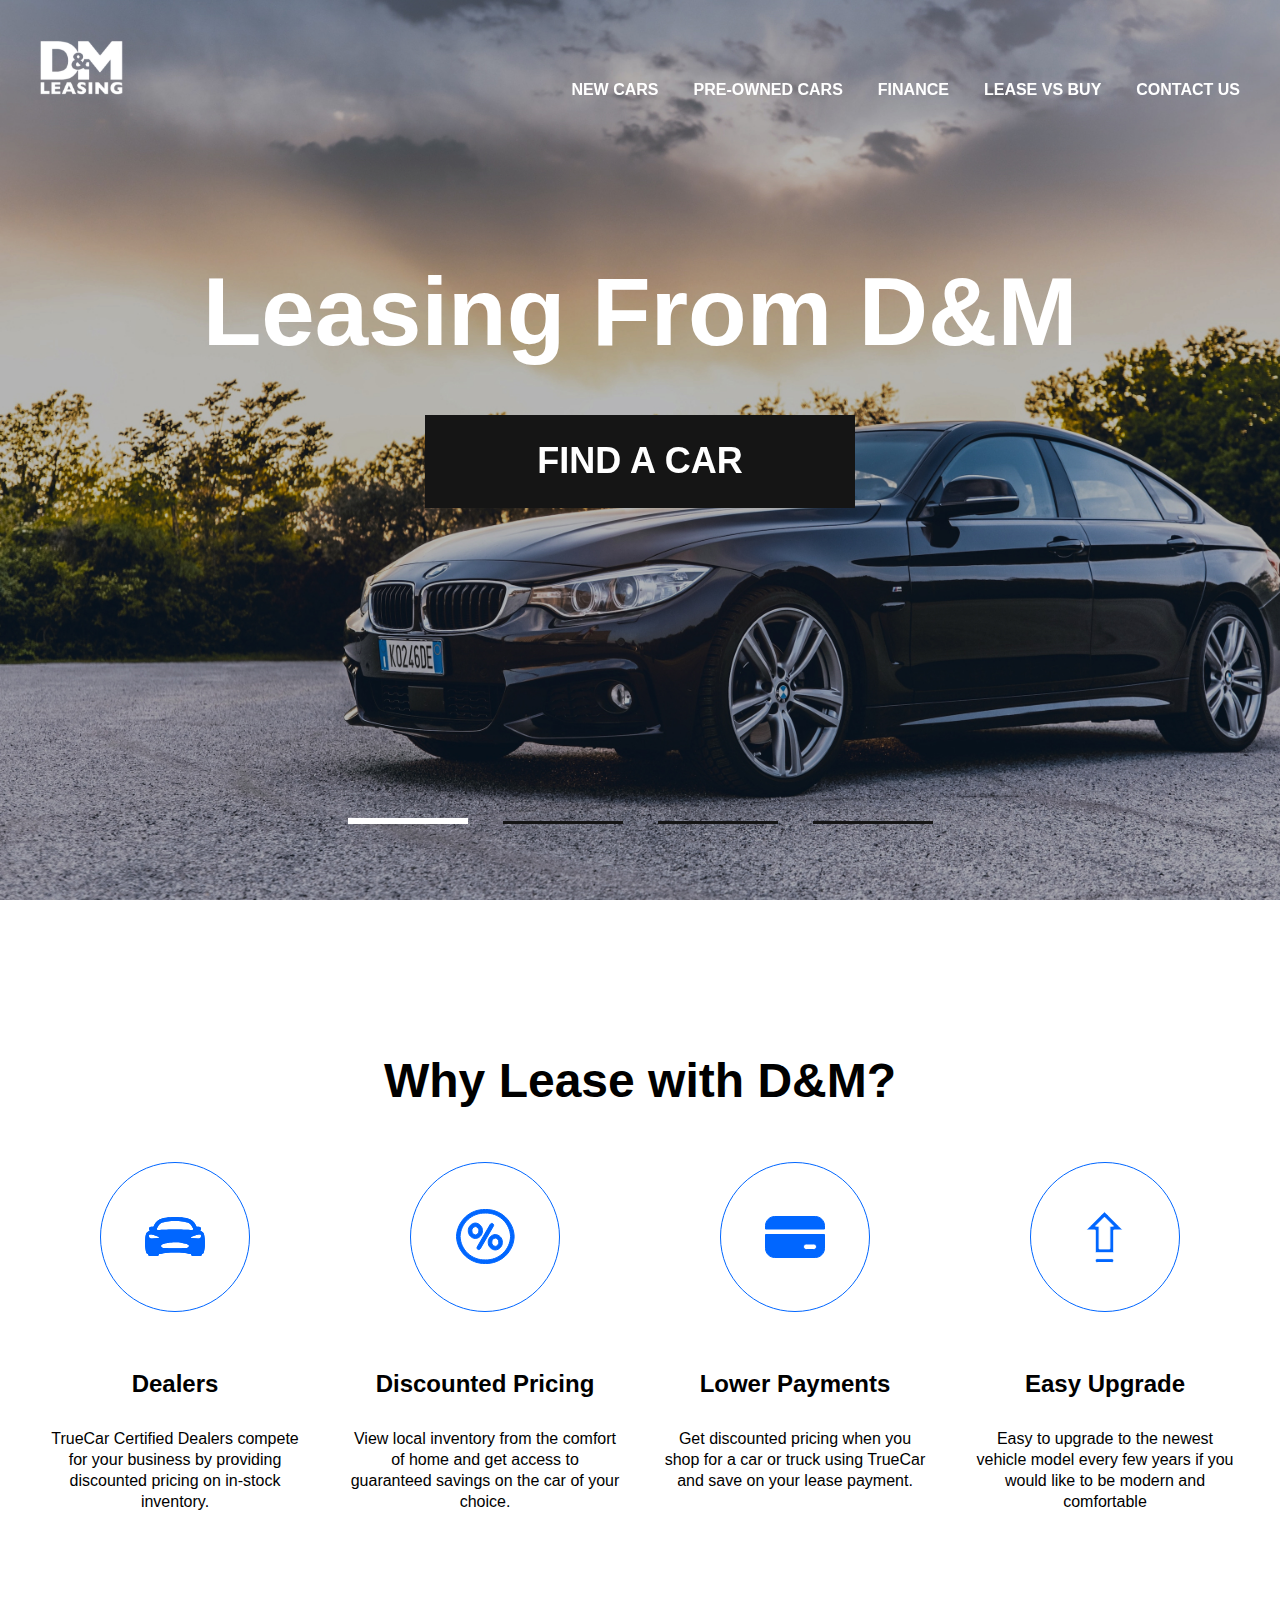
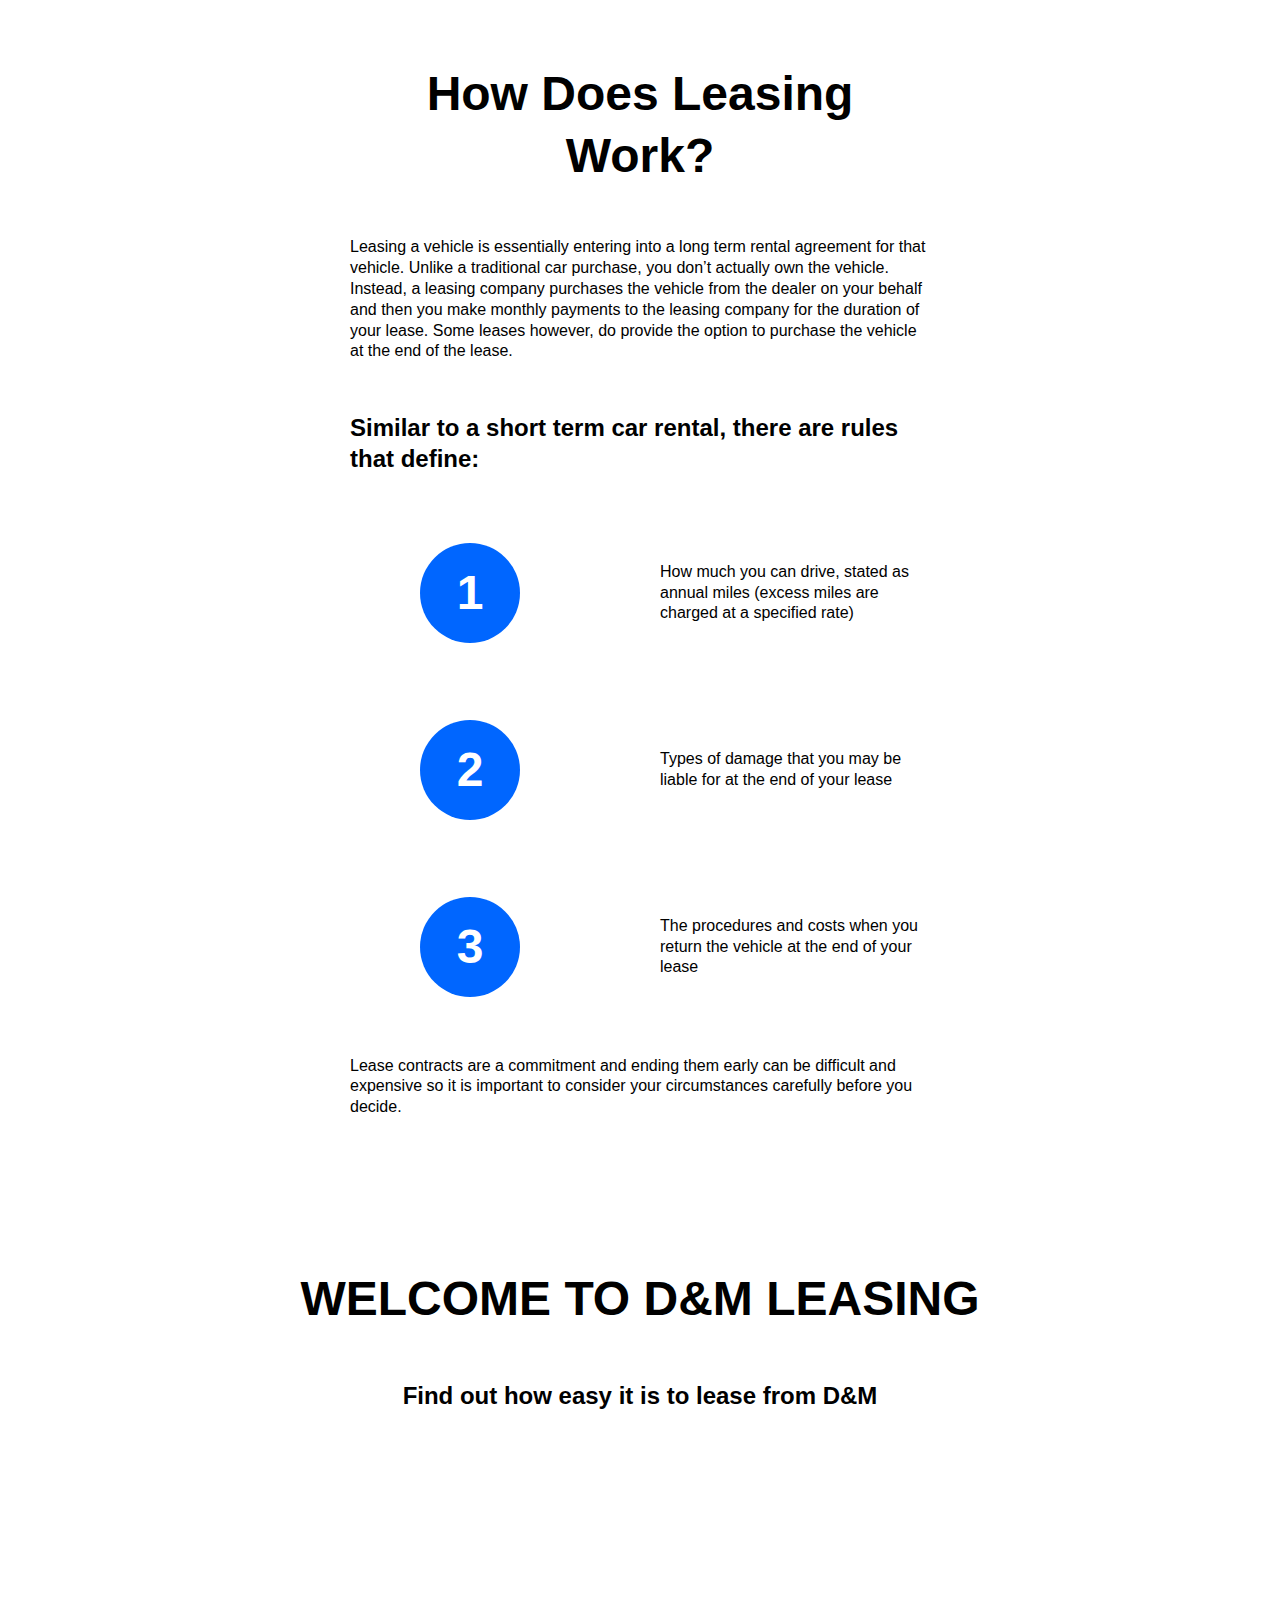
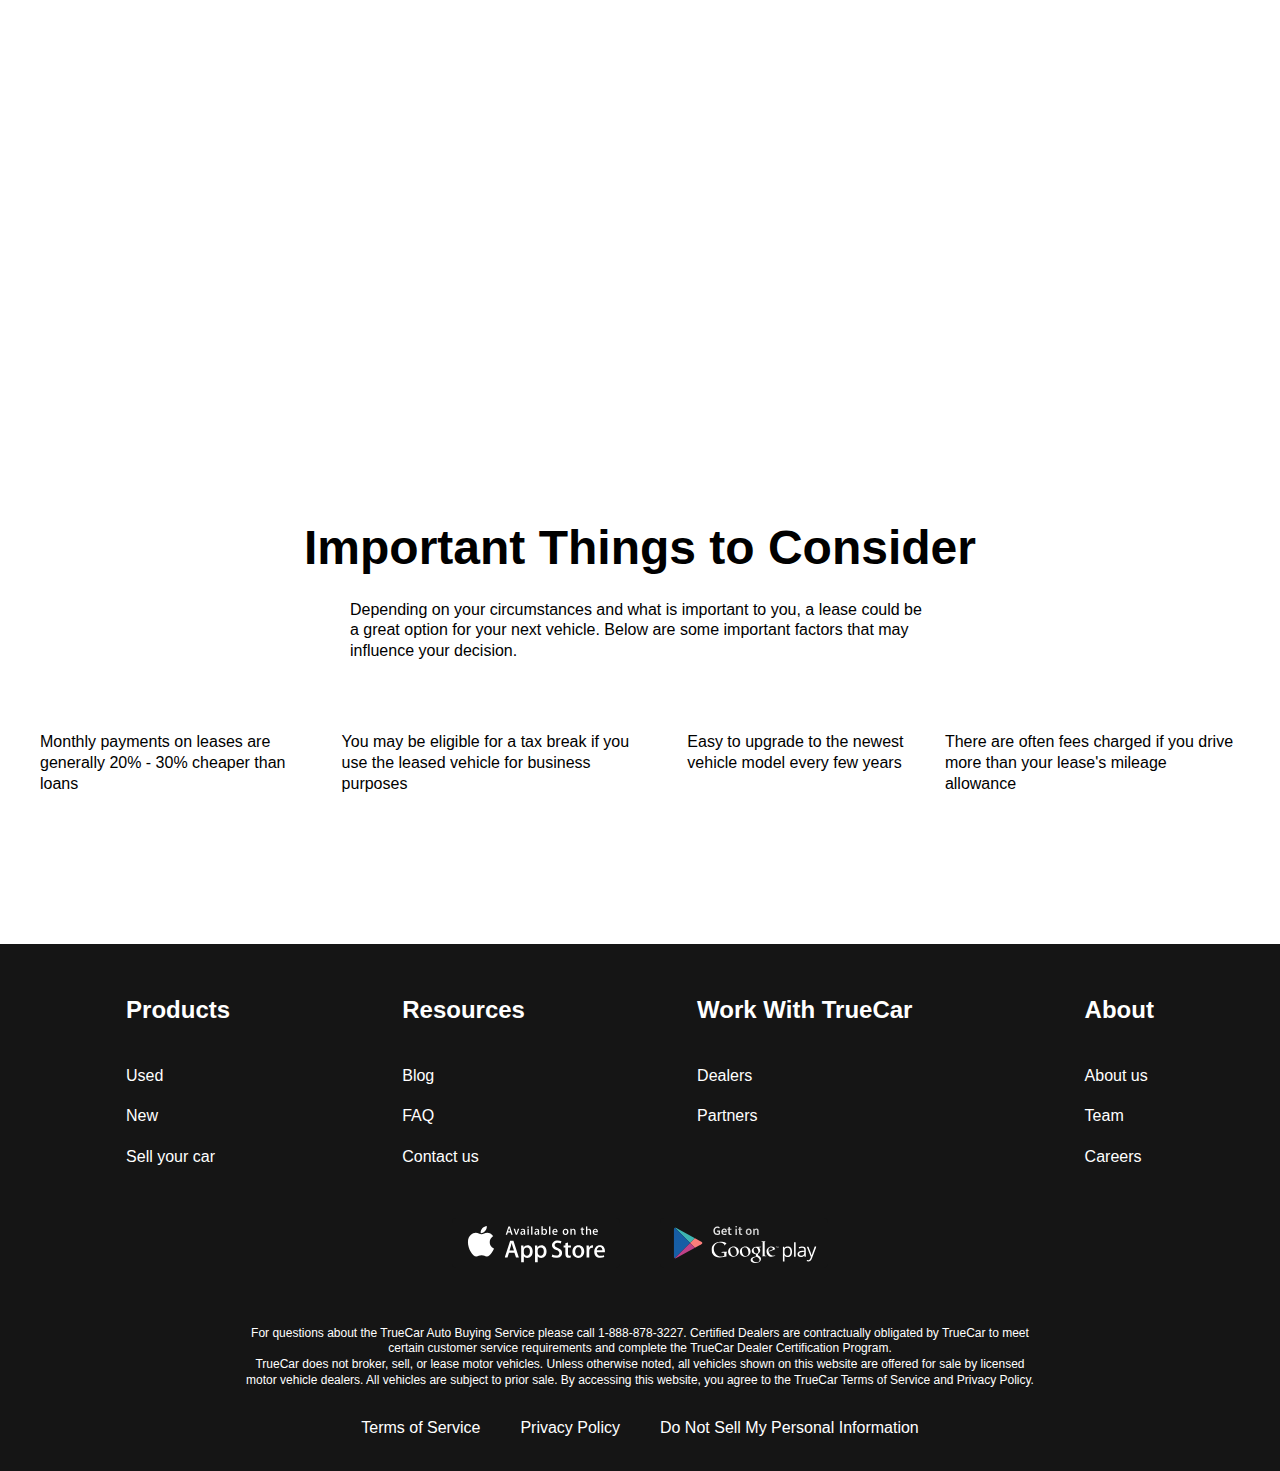
<file: index.html>
<!DOCTYPE html>
<html lang="en">

<head>
  <meta charset="UTF-8">
  <meta name="viewport" content="width=device-width, initial-scale=1.0">
  <title>Document</title>
  <link rel="stylesheet" href="vendors/swiper-bundle.min.css" />
  <link rel="stylesheet" href="style-min.css">

</head>

<body>
  <div class="wrapper">
    <header class="header header-main">
      <div class="container">
        <div class="header__inner">
          <a href="#" class="logo">
            <img src="assets/svg/logo.svg" alt="logo" class="logo__img">
          </a>
          <button class="burger-btn">
            <div></div>
            <div></div>
            <div></div>
          </button>
          <nav class="menu">
            <ul class="menu__list">
              <li class="menu__list-item">
                <a href="new-cars.html" class="menu__list-link">New cars</a>
              </li>
              <li class="menu__list-item">
                <a href="#" class="menu__list-link">Pre-owned cars</a>
              </li>
              <li class="menu__list-item">
                <a href="#" class="menu__list-link">Finance</a>
              </li>
              <li class="menu__list-item">
                <a href="#" class="menu__list-link">Lease VS buy</a>
              </li>
              <li class="menu__list-item">
                <a href="contacts.html" class="menu__list-link">Contact us</a>
              </li>
            </ul>
          </nav>
        </div>
      </div>
    </header>
    <main class="main">
      <section class="hero">
        <div class="container">
          <h1 class="title">
            Leasing From D&M
          </h1>
          <a href="new-cars.html" class="hero__link">
            FIND A CAR
          </a>
        </div>
      </section>
      <div class="slider">
        <div class="swiper">
          <div class="swiper-wrapper">
            <!-- Slides -->
            <div class="swiper-slide"
              style="background-image: image-set(url(assets/images/slide-1.jpg) type('image/jpeg'), url(assets/images/avif/slide-1.avif) type('image/avif'), url(assets/images/webp/slide-1.webp) type('image/webp'))">
            </div>
            <div class="swiper-slide"
              style="background-image: image-set(url(assets/images/slide-2.jpg) type('image/jpeg'), url(assets/images/avif/slide-2.avif) type('image/avif'), url(assets/images/webp/slide-2.webp) type('image/webp'))">
            </div>
            <div class="swiper-slide"
              style="background-image: image-set(url(assets/images/slide-1.jpg) type('image/jpeg'), url(assets/images/avif/slide-1.avif) type('image/avif'), url(assets/images/webp/slide-1.webp) type('image/webp'))">
            </div>
            <div class="swiper-slide"
              style="background-image: image-set(url(assets/images/slide-2.jpg) type('image/jpeg'), url(assets/images/avif/slide-2.avif) type('image/avif'), url(assets/images/webp/slide-2.webp) type('image/webp'))">
            </div>
            ...
          </div>
          <!-- If we need pagination -->
          <div class="swiper-pagination"></div>
        </div>
      </div>
      <section class="why-lease">
        <div class="container">
          <h2 class="section-title">
            Why Lease with D&M?
          </h2>
          <ul class="why-lease__list">

            <li class="why-lease__item">
              <img src="assets/svg/whylease-1.svg" alt="" class="why-lease__item-img">
              <h3 class="why-lease__item-title">Dealers</h3>
              <p class="why-lease__item-text">
                TrueCar Certified Dealers compete for your business by providing discounted pricing on in-stock
                inventory.
              </p>
            </li>
            <li class="why-lease__item">
              <img src="assets/svg/whylease-2.svg" alt="" class="why-lease__item-img">
              <h3 class="why-lease__item-title">Discounted Pricing</h3>
              <p class="why-lease__item-text">
                View local inventory from the comfort of home and get access to guaranteed savings on the car of your
                choice.
              </p>
            </li>
            <li class="why-lease__item">
              <img src="assets/svg/whylease-3.svg" alt="" class="why-lease__item-img">
              <h3 class="why-lease__item-title">Lower Payments</h3>
              <p class="why-lease__item-text">
                Get discounted pricing when you shop for a car or truck using TrueCar and save on your lease payment.
              </p>
            </li>
            <li class="why-lease__item">
              <img src="assets/svg/whylease-4.svg" alt="" class="why-lease__item-img">
              <h3 class="why-lease__item-title">Easy Upgrade</h3>
              <p class="why-lease__item-text">
                Easy to upgrade to the newest vehicle model every few years if you would like to be modern and
                comfortable
              </p>
            </li>

          </ul>
        </div>
      </section>
      <section class="how-does">
        <div class="container">
          <div class="how-does__inner">
            <h2 class="section-title">
              How Does Leasing Work?
            </h2>

            <p class="how-does__text">
              Leasing a vehicle is essentially entering into a long term rental agreement for that vehicle. Unlike a
              traditional car purchase, you don’t actually own the vehicle. Instead, a leasing company purchases the
              vehicle from the dealer on your behalf and then you make monthly payments to the leasing company for the
              duration of your lease. Some leases however, do provide the option to purchase the vehicle at the end of
              the lease.
            </p>

            <h3 class="how-does__subtitle">
              Similar to a short term car rental, there are rules that define:
            </h3>

            <ol class="how-does__list">
              <li class="how-does__item">
                How much you can drive, stated as annual miles (excess miles are charged at a
                specified rate)
              </li>
              <li class="how-does__item">
                Types of damage that you may be liable for at the end of your lease
              </li>
              <li class="how-does__item">
                The procedures and costs when you return the vehicle at the end of your lease
              </li>
            </ol>

            <p class="how-does__text">
              Lease contracts are a commitment and ending them early can be difficult and expensive so it is important
              to consider your circumstances carefully before you decide.
            </p>
          </div>
        </div>
      </section>
      <section class="manual-video">
        <div class="container">
          <h2 class="section-title">
            WELCOME TO D&M LEASING
          </h2>
          <h3 class="manual__subtitle">
            Find out how easy it is to lease from D&M
          </h3>
          <div class="manual__video">
            <iframe width="1000" height="500" src="https://www.youtube.com/embed/npg0AP4r5_E?si=DRmCdVlSsEgCJS-_"
              title="YouTube video player" frameborder="0"
              allow="accelerometer; autoplay; clipboard-write; encrypted-media; gyroscope; picture-in-picture; web-share"
              referrerpolicy="strict-origin-when-cross-origin" allowfullscreen></iframe>
          </div>
        </div>
      </section>
      <section class="important">
        <div class="container">
          <h2 class="section-title important__title">
            Important Things to Consider
          </h2>
          <p class="important__text">
            Depending on your circumstances and what is important to you, a lease could be a great option for your next
            vehicle. Below are some important factors that may influence your decision.
          </p>
          <ul class="important__list">
            <li class="important__list-item">
              <picture>
                <source srcset="assets/images/avif/important-1.avif" type="image/avif">
                <source srcset="assets/images/webp/important-1.webp" type="image/webp">
                <img src="assets/images/important-1.jpg" alt="car" class="important__list-img" loading="lazy">
              </picture>
              <p class="important__list-text">
                Monthly payments on leases are generally 20% - 30% cheaper than loans
              </p>
            </li>
            <li class="important__list-item">
              <picture>
                <source srcset="assets/images/avif/important-2.avif" type="image/avif">
                <source srcset="assets/images/webp/important-2.webp" type="image/webp">
                <img src="assets/images/important-2.jpg" alt="car" class="important__list-img" loading="lazy">
              </picture>
              <p class="important__list-text">
                You may be eligible for a tax break if you use the leased vehicle for business purposes
              </p>
            </li>
            <li class="important__list-item">
              <picture>
                <source srcset="assets/images/avif/important-3.avif" type="image/avif">
                <source srcset="assets/images/webp/important-3.webp" type="image/webp">
                <img src="assets/images/important-3.jpg" alt="car" class="important__list-img" loading="lazy">
              </picture>
              <p class="important__list-text">
                Easy to upgrade to the newest vehicle model every few years
              </p>
            </li>
            <li class="important__list-item">
              <picture>
                <source srcset="assets/images/avif/important-4.avif" type="image/avif">
                <source srcset="assets/images/webp/important-4.webp" type="image/webp">
                <img src="assets/images/important-4.jpg" alt="car" class="important__list-img" loading="lazy">
              </picture>
              <p class="important__list-text">
                There are often fees charged if you drive more than your lease's mileage allowance
              </p>
            </li>
          </ul>
        </div>
      </section>
    </main>
    <footer class="footer">
      <div class="container">
        <nav class="footer__menu">
          <ul class="footer__menu-list">
            <li class="footer__menu-item">
              <h3 class="footer__menu-title">Products</h3>
            </li>
            <li class="footer__menu-item"><a href="#" class="footer__menu-link">Used</a></li>
            <li class="footer__menu-item"><a href="#" class="footer__menu-link">New</a></li>
            <li class="footer__menu-item"><a href="#" class="footer__menu-link">Sell your car</a></li>
          </ul>
          <ul class="footer__menu-list">
            <li class="footer__menu-item">
              <h3 class="footer__menu-title">Resources</h3>
            </li>
            <li class="footer__menu-item"><a href="#" class="footer__menu-link">Blog</a></li>
            <li class="footer__menu-item"><a href="#" class="footer__menu-link">FAQ</a></li>
            <li class="footer__menu-item"><a href="#" class="footer__menu-link">Contact us</a></li>
          </ul>
          <ul class="footer__menu-list">
            <li class="footer__menu-item">
              <h3 class="footer__menu-title">Work With TrueCar</h3>
            </li>
            <li class="footer__menu-item"><a href="#" class="footer__menu-link">Dealers</a></li>
            <li class="footer__menu-item"><a href="#" class="footer__menu-link">Partners</a></li>
          </ul>
          <ul class="footer__menu-list">
            <li class="footer__menu-item">
              <h3 class="footer__menu-title">About</h3>
            </li>
            <li class="footer__menu-item"><a href="#" class="footer__menu-link">About us</a></li>
            <li class="footer__menu-item"><a href="#" class="footer__menu-link">Team</a></li>
            <li class="footer__menu-item"><a href="#" class="footer__menu-link">Careers</a></li>
          </ul>
        </nav>

        <ul class="app">
          <li class="app__item">
            <a href="" class="app__item-link">
              <img src="assets/svg/appstore.svg" alt="appstore" class="app__item-img">
            </a>
          </li>
          <li class="app__item">
            <a href="" class="app__item-link">
              <img src="assets/svg/googleplay.svg" alt="google play" class="app__item-img">
            </a>
          </li>
        </ul>

        <div class="footer__copyrights">
          <p class="footer__copyrights-text">
            For questions about the TrueCar Auto Buying Service please call 1-888-878-3227.
            Certified Dealers are contractually obligated by TrueCar to meet certain customer service requirements and
            complete the TrueCar Dealer Certification Program.
          </p>
          <p class="footer__copyrights-text">
            TrueCar does not broker, sell, or lease motor vehicles. Unless otherwise noted, all vehicles shown on this
            website are offered for sale by licensed motor vehicle dealers. All vehicles are subject to prior sale. By
            accessing this website, you agree to the TrueCar Terms of Service and Privacy Policy.
          </p>
        </div>

        <nav class="copy__nav">
          <ul class="copy__nav-list">
            <li class="copy__nav-item">
              <a href="#" class="copy__nav-link">Terms of Service</a>
            </li>
            <li class="copy__nav-item">
              <a href="#" class="copy__nav-link">Privacy Policy</a>
            </li>
            <li class="copy__nav-item">
              <a href="#" class="copy__nav-link">Do Not Sell My Personal Information</a>
            </li>
          </ul>
        </nav>

      </div>
    </footer>
  </div>

  <script src="vendors/swiper-bundle.min.js"></script>
  <script src="js/main-min.js"></script>
</body>

</html>
</file>
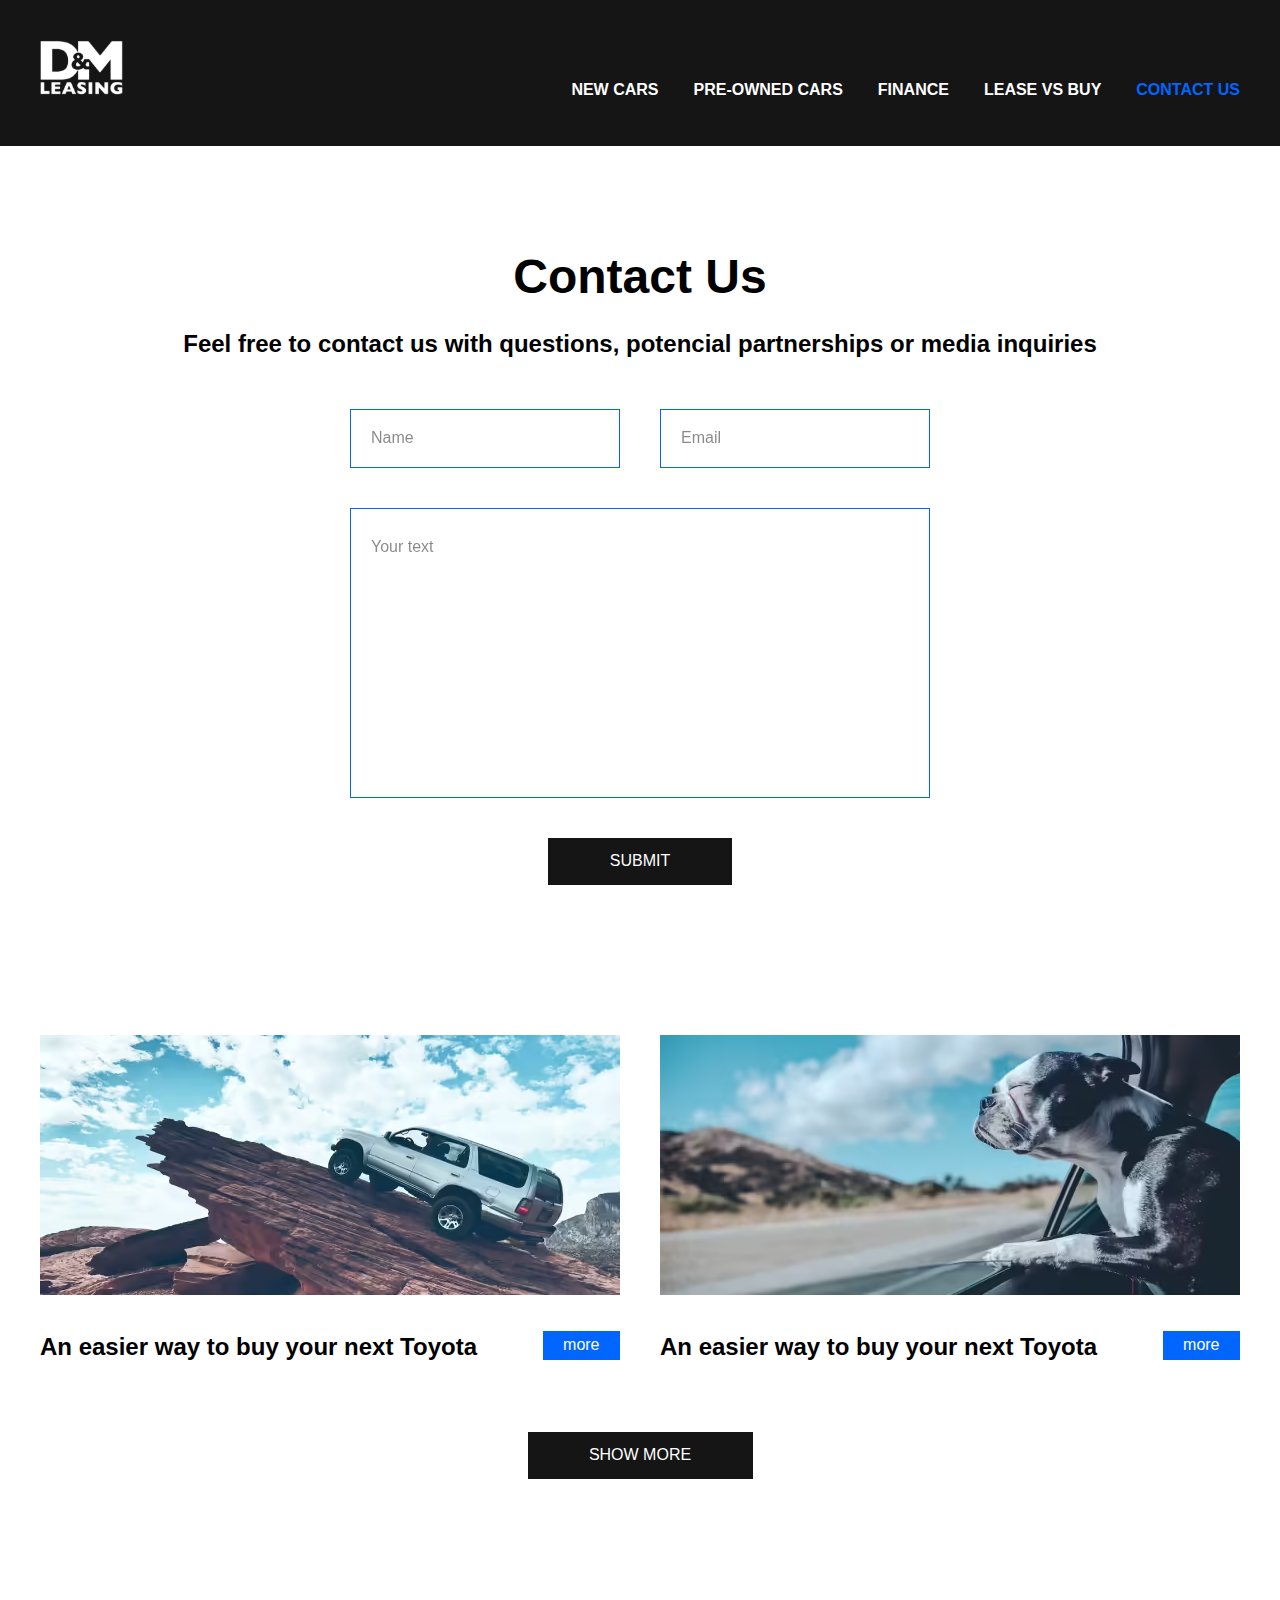
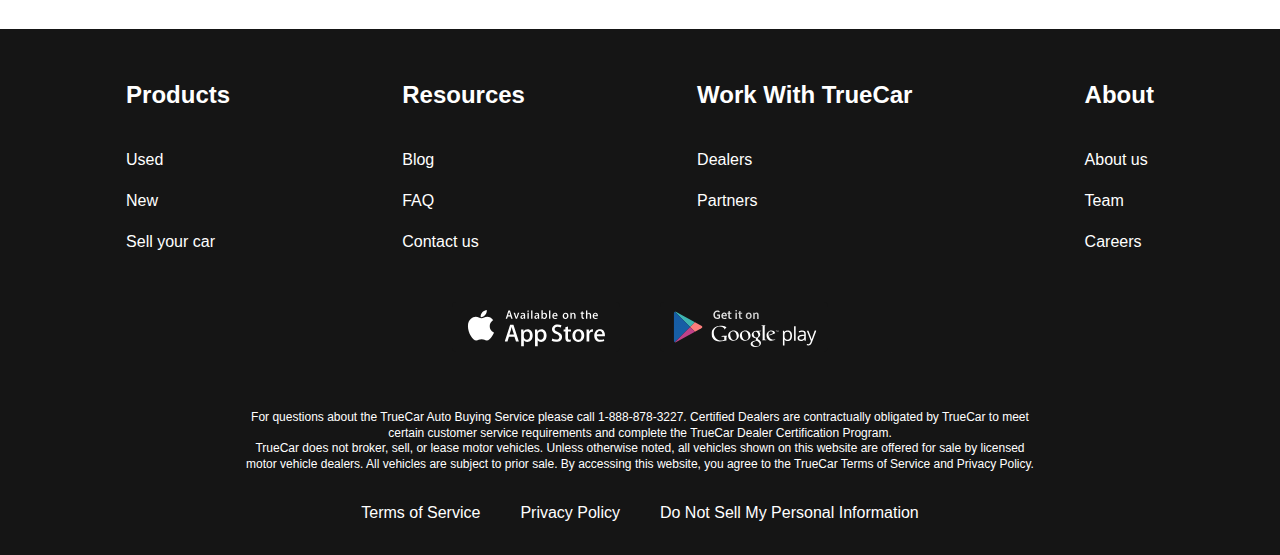
<file: contacts.html>
<!DOCTYPE html>
<html lang="en">

<head>
  <meta charset="UTF-8">
  <meta name="viewport" content="width=device-width, initial-scale=1.0">
  <title>Document</title>
  <link rel="stylesheet" href="style-min.css">
</head>

<body>
  <div class="wrapper">
    <header class="header">
      <div class="container">
        <div class="header__inner">
          <a href="index.html" class="logo">
            <img src="assets/svg/logo.svg" alt="logo" class="logo__img">
          </a>
          <button class="burger-btn">
            <div></div>
            <div></div>
            <div></div>
          </button>
          <nav class="menu">
            <ul class="menu__list">
              <li class="menu__list-item">
                <a href="new-cars.html" class="menu__list-link">New cars</a>
              </li>
              <li class="menu__list-item">
                <a href="#" class="menu__list-link">Pre-owned cars</a>
              </li>
              <li class="menu__list-item">
                <a href="#" class="menu__list-link">Finance</a>
              </li>
              <li class="menu__list-item">
                <a href="#" class="menu__list-link">Lease VS buy</a>
              </li>
              <li class="menu__list-item">
                <a href="contacts.html" class="menu__list-link menu__list-link--active">Contact us</a>
              </li>
            </ul>
          </nav>
        </div>
      </div>
    </header>
    <main class="main">
      <section class="contact">
        <h2 class="section-title contact__title">Contact Us</h2>
        <h3 class="contact__subtitle">
          Feel free to contact us with questions, potencial partnerships or media inquiries
        </h3>
        <form action="#" class="form">
          <input type="text" class="form__input" placeholder="Name">
          <input type="email" class="form__input" placeholder="Email">
          <textarea class="form__textarea" placeholder="Your text"></textarea>
          <button class="form__btn" type="submit">SUBMIT</button>
        </form>
      </section>
      <section class="blog">
        <div class="container">
          <div class="blog__inner">
            <ul class="blog__list">
              <li class="blog__item">
                <picture>
                  <source srcset="assets/images/avif/blog-1.avif" type="image/avif">
                  <source srcset="assets/images/webp/blog-1.webp" type="image/webp">
                  <img src="assets/images/blog-1.jpg" alt="" class="blog__item-img" loading="lazy">
                </picture>
                <h4 class="blog__item-title">An easier way to buy your next Toyota</h4>
                <a class="blog__item-link">more</a>
              </li>
              <li class="blog__item">
                <picture>
                  <source srcset="assets/images/avif/blog-2.avif" type="image/avif">
                  <source srcset="assets/images/webp/blog-2.webp" type="image/webp">
                  <img src="assets/images/blog-2.jpg" alt="" class="blog__item-img" loading="lazy">
                </picture>
                <h4 class="blog__item-title">An easier way to buy your next Toyota</h4>
                <a class="blog__item-link">more</a>
              </li>
            </ul>
            <a class="showmore-link" href="#">Show more</a>
          </div>
        </div>

      </section>
    </main>
    <footer class="footer">
      <div class="container">
        <nav class="footer__menu">
          <ul class="footer__menu-list">
            <li class="footer__menu-item">
              <h3 class="footer__menu-title">Products</h3>
            </li>
            <li class="footer__menu-item"><a href="#" class="footer__menu-link">Used</a></li>
            <li class="footer__menu-item"><a href="#" class="footer__menu-link">New</a></li>
            <li class="footer__menu-item"><a href="#" class="footer__menu-link">Sell your car</a></li>
          </ul>
          <ul class="footer__menu-list">
            <li class="footer__menu-item">
              <h3 class="footer__menu-title">Resources</h3>
            </li>
            <li class="footer__menu-item"><a href="#" class="footer__menu-link">Blog</a></li>
            <li class="footer__menu-item"><a href="#" class="footer__menu-link">FAQ</a></li>
            <li class="footer__menu-item"><a href="#" class="footer__menu-link">Contact us</a></li>
          </ul>
          <ul class="footer__menu-list">
            <li class="footer__menu-item">
              <h3 class="footer__menu-title">Work With TrueCar</h3>
            </li>
            <li class="footer__menu-item"><a href="#" class="footer__menu-link">Dealers</a></li>
            <li class="footer__menu-item"><a href="#" class="footer__menu-link">Partners</a></li>
          </ul>
          <ul class="footer__menu-list">
            <li class="footer__menu-item">
              <h3 class="footer__menu-title">About</h3>
            </li>
            <li class="footer__menu-item"><a href="#" class="footer__menu-link">About us</a></li>
            <li class="footer__menu-item"><a href="#" class="footer__menu-link">Team</a></li>
            <li class="footer__menu-item"><a href="#" class="footer__menu-link">Careers</a></li>
          </ul>
        </nav>

        <ul class="app">
          <li class="app__item">
            <a href="" class="app__item-link">
              <img src="assets/svg/appstore.svg" alt="appstore" class="app__item-img">
            </a>
          </li>
          <li class="app__item">
            <a href="" class="app__item-link">
              <img src="assets/svg/googleplay.svg" alt="google play" class="app__item-img">
            </a>
          </li>
        </ul>

        <div class="footer__copyrights">
          <p class="footer__copyrights-text">
            For questions about the TrueCar Auto Buying Service please call 1-888-878-3227.
            Certified Dealers are contractually obligated by TrueCar to meet certain customer service requirements and
            complete the TrueCar Dealer Certification Program.
          </p>
          <p class="footer__copyrights-text">
            TrueCar does not broker, sell, or lease motor vehicles. Unless otherwise noted, all vehicles shown on this
            website are offered for sale by licensed motor vehicle dealers. All vehicles are subject to prior sale. By
            accessing this website, you agree to the TrueCar Terms of Service and Privacy Policy.
          </p>
        </div>

        <nav class="copy__nav">
          <ul class="copy__nav-list">
            <li class="copy__nav-item">
              <a href="#" class="copy__nav-link">Terms of Service</a>
            </li>
            <li class="copy__nav-item">
              <a href="#" class="copy__nav-link">Privacy Policy</a>
            </li>
            <li class="copy__nav-item">
              <a href="#" class="copy__nav-link">Do Not Sell My Personal Information</a>
            </li>
          </ul>
        </nav>

      </div>
    </footer>
  </div>
  <script src="js/main-min.js"> </script>
</body>

</html>
</file>
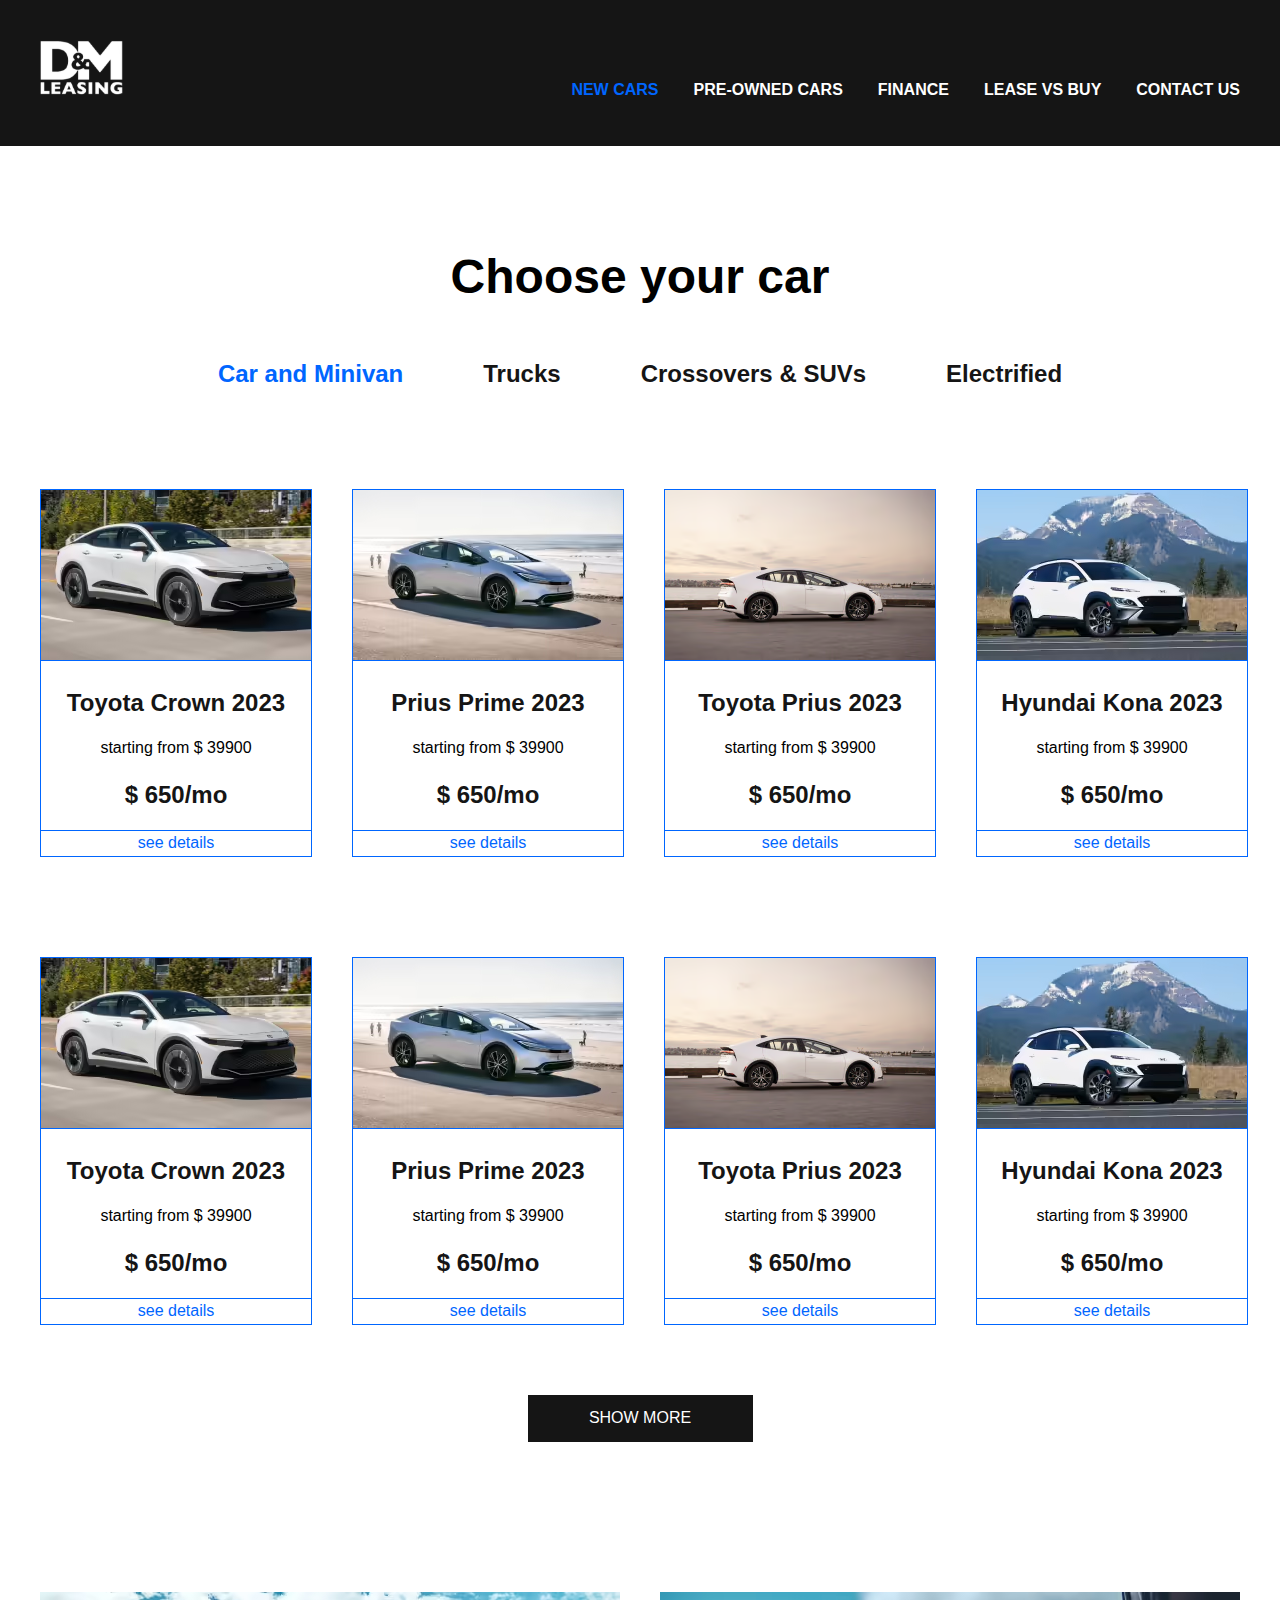
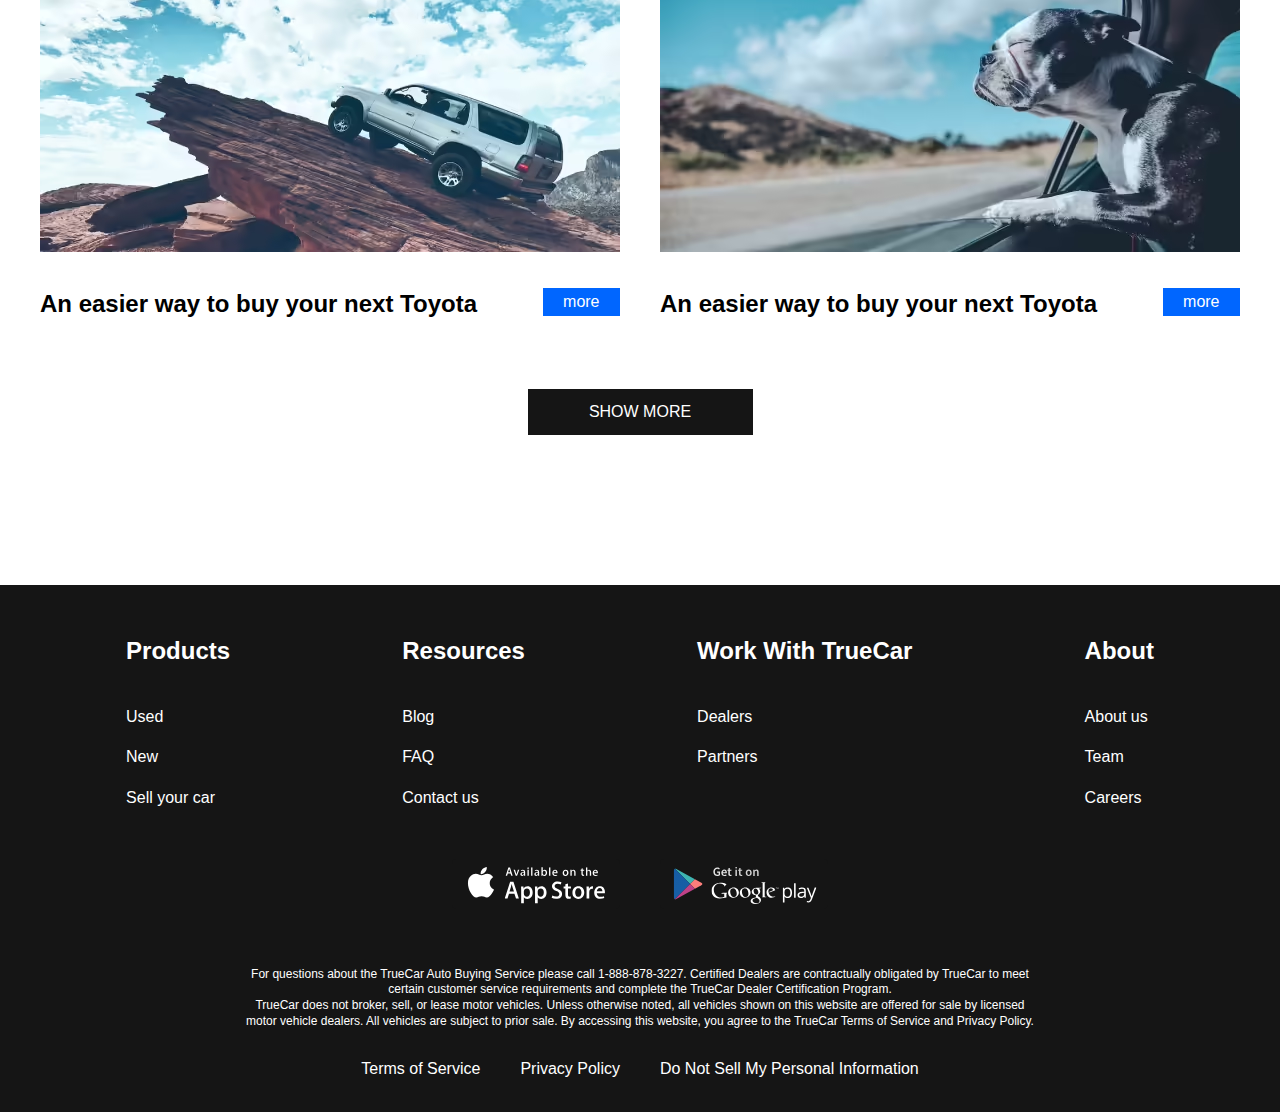
<file: new-cars.html>
<!DOCTYPE html>
<html lang="en">

<head>
  <meta charset="UTF-8">
  <meta name="viewport" content="width=device-width, initial-scale=1.0">
  <title>Document</title>
  <link rel="stylesheet" href="style-min.css">
</head>

<body>
  <div class="wrapper">
    <header class="header">
      <div class="container">
        <div class="header__inner">
          <a href="index.html" class="logo">
            <img src="assets/svg/logo.svg" alt="logo" class="logo__img">
          </a>
          <button class="burger-btn">
            <div></div>
            <div></div>
            <div></div>
          </button>
          <nav class="menu">
            <ul class="menu__list">
              <li class="menu__list-item">
                <a href="new-cars.html" class="menu__list-link menu__list-link--active">New cars</a>
              </li>
              <li class="menu__list-item">
                <a href="#" class="menu__list-link">Pre-owned cars</a>
              </li>
              <li class="menu__list-item">
                <a href="#" class="menu__list-link">Finance</a>
              </li>
              <li class="menu__list-item">
                <a href="#" class="menu__list-link">Lease VS buy</a>
              </li>
              <li class="menu__list-item">
                <a href="contacts.html" class="menu__list-link">Contact us</a>
              </li>
            </ul>
          </nav>
        </div>
      </div>
    </header>
    <main class="main">
      <section class="choose">
        <div class="container">
          <h1 class="section-title">Choose your car</h1>
          <div class="tabs">
            <div class="tabs__categories">
              <button class="tabs__btn-item tabs__btn-item--active" data-tab="content-1">Car and Minivan</button>
              <button class="tabs__btn-item" data-tab="content-2">Trucks</button>
              <button class="tabs__btn-item" data-tab="content-3">Crossovers & SUVs</button>
              <button class="tabs__btn-item" data-tab="content-4">Electrified</button>
            </div>
            <div class="tabs__content">
              <div class="tabs__content-page tabs__content-page--active" id="content-1">

                <div class="product-grid">
                  <div class="product-grid__item">
                    <picture>
                      <source srcset="assets/images/avif/choose-1.avif" type="image/avif">
                      <source srcset="assets/images/webp/choose-1.webp" type="image/webp">
                      <img src="assets/images/choose-1.jpg" alt="" class="product-grid__item-img">
                    </picture>
                    <h3 class="product-grid__item-title">
                      Toyota Crown 2023
                    </h3>
                    <p class="product-grid__item-text">
                      starting from $ 39900
                    </p>
                    <p class="product-grid__item-price">
                      $ 650/mo
                    </p>
                    <a href="#" class="product-grid__item-link">
                      see details
                    </a>
                  </div>

                  <div class="product-grid__item">
                    <picture>
                      <source srcset="assets/images/avif/choose-2.avif" type="image/avif">
                      <source srcset="assets/images/webp/choose-2.webp" type="image/webp">
                      <img src="assets/images/choose-2.jpg" alt="" class="product-grid__item-img">
                    </picture>
                    <h3 class="product-grid__item-title">
                      Prius Prime 2023
                    </h3>
                    <p class="product-grid__item-text">
                      starting from $ 39900
                    </p>
                    <p class="product-grid__item-price">
                      $ 650/mo
                    </p>
                    <a href="#" class="product-grid__item-link">
                      see details
                    </a>
                  </div>

                  <div class="product-grid__item">
                    <picture>
                      <source srcset="assets/images/avif/choose-3.avif" type="image/avif">
                      <source srcset="assets/images/webp/choose-3.webp" type="image/webp">
                      <img src="assets/images/choose-3.jpg" alt="" class="product-grid__item-img">
                    </picture>
                    <h3 class="product-grid__item-title">
                      Toyota Prius 2023
                    </h3>
                    <p class="product-grid__item-text">
                      starting from $ 39900
                    </p>
                    <p class="product-grid__item-price">
                      $ 650/mo
                    </p>
                    <a href="#" class="product-grid__item-link">
                      see details
                    </a>
                  </div>

                  <div class="product-grid__item">
                    <picture>
                      <source srcset="assets/images/avif/choose-4.avif" type="image/avif">
                      <source srcset="assets/images/webp/choose-4.webp" type="image/webp">
                      <img src="assets/images/choose-4.jpg" alt="" class="product-grid__item-img">
                    </picture>
                    <h3 class="product-grid__item-title">
                      Hyundai Kona 2023
                    </h3>
                    <p class="product-grid__item-text">
                      starting from $ 39900
                    </p>
                    <p class="product-grid__item-price">
                      $ 650/mo
                    </p>
                    <a href="#" class="product-grid__item-link">
                      see details
                    </a>
                  </div>

                  <div class="product-grid__item">
                    <picture>
                      <source srcset="assets/images/avif/choose-1.avif" type="image/avif">
                      <source srcset="assets/images/webp/choose-1.webp" type="image/webp">
                      <img src="assets/images/choose-1.jpg" alt="" class="product-grid__item-img">
                    </picture>
                    <h3 class="product-grid__item-title">
                      Toyota Crown 2023
                    </h3>
                    <p class="product-grid__item-text">
                      starting from $ 39900
                    </p>
                    <p class="product-grid__item-price">
                      $ 650/mo
                    </p>
                    <a href="#" class="product-grid__item-link">
                      see details
                    </a>
                  </div>

                  <div class="product-grid__item">
                    <picture>
                      <source srcset="assets/images/avif/choose-2.avif" type="image/avif">
                      <source srcset="assets/images/webp/choose-2.webp" type="image/webp">
                      <img src="assets/images/choose-2.jpg" alt="" class="product-grid__item-img">
                    </picture>
                    <h3 class="product-grid__item-title">
                      Prius Prime 2023
                    </h3>
                    <p class="product-grid__item-text">
                      starting from $ 39900
                    </p>
                    <p class="product-grid__item-price">
                      $ 650/mo
                    </p>
                    <a href="#" class="product-grid__item-link">
                      see details
                    </a>
                  </div>

                  <div class="product-grid__item">
                    <picture>
                      <source srcset="assets/images/avif/choose-3.avif" type="image/avif">
                      <source srcset="assets/images/webp/choose-3.webp" type="image/webp">
                      <img src="assets/images/choose-3.jpg" alt="" class="product-grid__item-img">
                    </picture>
                    <h3 class="product-grid__item-title">
                      Toyota Prius 2023
                    </h3>
                    <p class="product-grid__item-text">
                      starting from $ 39900
                    </p>
                    <p class="product-grid__item-price">
                      $ 650/mo
                    </p>
                    <a href="#" class="product-grid__item-link">
                      see details
                    </a>
                  </div>

                  <div class="product-grid__item">
                    <picture>
                      <source srcset="assets/images/avif/choose-4.avif" type="image/avif">
                      <source srcset="assets/images/webp/choose-4.webp" type="image/webp">
                      <img src="assets/images/choose-4.jpg" alt="" class="product-grid__item-img">
                    </picture>
                    <h3 class="product-grid__item-title">
                      Hyundai Kona 2023
                    </h3>
                    <p class="product-grid__item-text">
                      starting from $ 39900
                    </p>
                    <p class="product-grid__item-price">
                      $ 650/mo
                    </p>
                    <a href="#" class="product-grid__item-link">
                      see details
                    </a>
                  </div>

                </div>

              </div>
              <div class="tabs__content-page" id="content-2">
                <div class="product-grid">
                  <div class="product-grid__item">
                    <picture>
                      <source srcset="assets/images/avif/choose-1.avif" type="image/avif">
                      <source srcset="assets/images/webp/choose-1.webp" type="image/webp">
                      <img src="assets/images/choose-1.jpg" alt="" class="product-grid__item-img">
                    </picture>
                    <h3 class="product-grid__item-title">
                      Toyota Crown 2023
                    </h3>
                    <p class="product-grid__item-text">
                      starting from $ 39900
                    </p>
                    <p class="product-grid__item-price">
                      $ 650/mo
                    </p>
                    <a href="#" class="product-grid__item-link">
                      see details
                    </a>
                  </div>

                  <div class="product-grid__item">
                    <picture>
                      <source srcset="assets/images/avif/choose-2.avif" type="image/avif">
                      <source srcset="assets/images/webp/choose-2.webp" type="image/webp">
                      <img src="assets/images/choose-2.jpg" alt="" class="product-grid__item-img">
                    </picture>
                    <h3 class="product-grid__item-title">
                      Prius Prime 2023
                    </h3>
                    <p class="product-grid__item-text">
                      starting from $ 39900
                    </p>
                    <p class="product-grid__item-price">
                      $ 650/mo
                    </p>
                    <a href="#" class="product-grid__item-link">
                      see details
                    </a>
                  </div>

                  <div class="product-grid__item">
                    <picture>
                      <source srcset="assets/images/avif/choose-3.avif" type="image/avif">
                      <source srcset="assets/images/webp/choose-3.webp" type="image/webp">
                      <img src="assets/images/choose-3.jpg" alt="" class="product-grid__item-img">
                    </picture>
                    <h3 class="product-grid__item-title">
                      Toyota Prius 2023
                    </h3>
                    <p class="product-grid__item-text">
                      starting from $ 39900
                    </p>
                    <p class="product-grid__item-price">
                      $ 650/mo
                    </p>
                    <a href="#" class="product-grid__item-link">
                      see details
                    </a>
                  </div>

                  <div class="product-grid__item">
                    <picture>
                      <source srcset="assets/images/avif/choose-4.avif" type="image/avif">
                      <source srcset="assets/images/webp/choose-4.webp" type="image/webp">
                      <img src="assets/images/choose-4.jpg" alt="" class="product-grid__item-img">
                    </picture>
                    <h3 class="product-grid__item-title">
                      Hyundai Kona 2023
                    </h3>
                    <p class="product-grid__item-text">
                      starting from $ 39900
                    </p>
                    <p class="product-grid__item-price">
                      $ 650/mo
                    </p>
                    <a href="#" class="product-grid__item-link">
                      see details
                    </a>
                  </div>

                  <div class="product-grid__item">
                    <picture>
                      <source srcset="assets/images/avif/choose-1.avif" type="image/avif">
                      <source srcset="assets/images/webp/choose-1.webp" type="image/webp">
                      <img src="assets/images/choose-1.jpg" alt="" class="product-grid__item-img">
                    </picture>
                    <h3 class="product-grid__item-title">
                      Toyota Crown 2023
                    </h3>
                    <p class="product-grid__item-text">
                      starting from $ 39900
                    </p>
                    <p class="product-grid__item-price">
                      $ 650/mo
                    </p>
                    <a href="#" class="product-grid__item-link">
                      see details
                    </a>
                  </div>

                  <div class="product-grid__item">
                    <picture>
                      <source srcset="assets/images/avif/choose-2.avif" type="image/avif">
                      <source srcset="assets/images/webp/choose-2.webp" type="image/webp">
                      <img src="assets/images/choose-2.jpg" alt="" class="product-grid__item-img">
                    </picture>
                    <h3 class="product-grid__item-title">
                      Prius Prime 2023
                    </h3>
                    <p class="product-grid__item-text">
                      starting from $ 39900
                    </p>
                    <p class="product-grid__item-price">
                      $ 650/mo
                    </p>
                    <a href="#" class="product-grid__item-link">
                      see details
                    </a>
                  </div>



                </div>
              </div>
              <div class="tabs__content-page" id="content-3">
                <div class="product-grid">
                  <div class="product-grid__item">
                    <picture>
                      <source srcset="assets/images/avif/choose-1.avif" type="image/avif">
                      <source srcset="assets/images/webp/choose-1.webp" type="image/webp">
                      <img src="assets/images/choose-1.jpg" alt="" class="product-grid__item-img">
                    </picture>
                    <h3 class="product-grid__item-title">
                      Toyota Crown 2023
                    </h3>
                    <p class="product-grid__item-text">
                      starting from $ 39900
                    </p>
                    <p class="product-grid__item-price">
                      $ 650/mo
                    </p>
                    <a href="#" class="product-grid__item-link">
                      see details
                    </a>
                  </div>

                  <div class="product-grid__item">
                    <picture>
                      <source srcset="assets/images/avif/choose-2.avif" type="image/avif">
                      <source srcset="assets/images/webp/choose-2.webp" type="image/webp">
                      <img src="assets/images/choose-2.jpg" alt="" class="product-grid__item-img">
                    </picture>
                    <h3 class="product-grid__item-title">
                      Prius Prime 2023
                    </h3>
                    <p class="product-grid__item-text">
                      starting from $ 39900
                    </p>
                    <p class="product-grid__item-price">
                      $ 650/mo
                    </p>
                    <a href="#" class="product-grid__item-link">
                      see details
                    </a>
                  </div>

                  <div class="product-grid__item">
                    <picture>
                      <source srcset="assets/images/avif/choose-3.avif" type="image/avif">
                      <source srcset="assets/images/webp/choose-3.webp" type="image/webp">
                      <img src="assets/images/choose-3.jpg" alt="" class="product-grid__item-img">
                    </picture>
                    <h3 class="product-grid__item-title">
                      Toyota Prius 2023
                    </h3>
                    <p class="product-grid__item-text">
                      starting from $ 39900
                    </p>
                    <p class="product-grid__item-price">
                      $ 650/mo
                    </p>
                    <a href="#" class="product-grid__item-link">
                      see details
                    </a>
                  </div>

                </div>
              </div>
              <div class="tabs__content-page" id="content-4">
                <div class="product-grid">
                  <div class="product-grid__item">
                    <picture>
                      <source srcset="assets/images/avif/choose-1.avif" type="image/avif">
                      <source srcset="assets/images/webp/choose-1.webp" type="image/webp">
                      <img src="assets/images/choose-1.jpg" alt="" class="product-grid__item-img">
                    </picture>
                    <h3 class="product-grid__item-title">
                      Toyota Crown 2023
                    </h3>
                    <p class="product-grid__item-text">
                      starting from $ 39900
                    </p>
                    <p class="product-grid__item-price">
                      $ 650/mo
                    </p>
                    <a href="#" class="product-grid__item-link">
                      see details
                    </a>
                  </div>

                  <div class="product-grid__item">
                    <picture>
                      <source srcset="assets/images/avif/choose-2.avif" type="image/avif">
                      <source srcset="assets/images/webp/choose-2.webp" type="image/webp">
                      <img src="assets/images/choose-2.jpg" alt="" class="product-grid__item-img">
                    </picture>
                    <h3 class="product-grid__item-title">
                      Prius Prime 2023
                    </h3>
                    <p class="product-grid__item-text">
                      starting from $ 39900
                    </p>
                    <p class="product-grid__item-price">
                      $ 650/mo
                    </p>
                    <a href="#" class="product-grid__item-link">
                      see details
                    </a>
                  </div>

                  <div class="product-grid__item">
                    <picture>
                      <source srcset="assets/images/avif/choose-3.avif" type="image/avif">
                      <source srcset="assets/images/webp/choose-3.webp" type="image/webp">
                      <img src="assets/images/choose-3.jpg" alt="" class="product-grid__item-img">
                    </picture>
                    <h3 class="product-grid__item-title">
                      Toyota Prius 2023
                    </h3>
                    <p class="product-grid__item-text">
                      starting from $ 39900
                    </p>
                    <p class="product-grid__item-price">
                      $ 650/mo
                    </p>
                    <a href="#" class="product-grid__item-link">
                      see details
                    </a>
                  </div>

                  <div class="product-grid__item">
                    <picture>
                      <source srcset="assets/images/avif/choose-4.avif" type="image/avif">
                      <source srcset="assets/images/webp/choose-4.webp" type="image/webp">
                      <img src="assets/images/choose-4.jpg" alt="" class="product-grid__item-img">
                    </picture>
                    <h3 class="product-grid__item-title">
                      Hyundai Kona 2023
                    </h3>
                    <p class="product-grid__item-text">
                      starting from $ 39900
                    </p>
                    <p class="product-grid__item-price">
                      $ 650/mo
                    </p>
                    <a href="#" class="product-grid__item-link">
                      see details
                    </a>
                  </div>

                  <div class="product-grid__item">
                    <picture>
                      <source srcset="assets/images/avif/choose-1.avif" type="image/avif">
                      <source srcset="assets/images/webp/choose-1.webp" type="image/webp">
                      <img src="assets/images/choose-1.jpg" alt="" class="product-grid__item-img">
                    </picture>
                    <h3 class="product-grid__item-title">
                      Toyota Crown 2023
                    </h3>
                    <p class="product-grid__item-text">
                      starting from $ 39900
                    </p>
                    <p class="product-grid__item-price">
                      $ 650/mo
                    </p>
                    <a href="#" class="product-grid__item-link">
                      see details
                    </a>
                  </div>

                  <div class="product-grid__item">
                    <picture>
                      <source srcset="assets/images/avif/choose-2.avif" type="image/avif">
                      <source srcset="assets/images/webp/choose-2.webp" type="image/webp">
                      <img src="assets/images/choose-2.jpg" alt="" class="product-grid__item-img">
                    </picture>
                    <h3 class="product-grid__item-title">
                      Prius Prime 2023
                    </h3>
                    <p class="product-grid__item-text">
                      starting from $ 39900
                    </p>
                    <p class="product-grid__item-price">
                      $ 650/mo
                    </p>
                    <a href="#" class="product-grid__item-link">
                      see details
                    </a>
                  </div>

                  <div class="product-grid__item">
                    <picture>
                      <source srcset="assets/images/avif/choose-3.avif" type="image/avif">
                      <source srcset="assets/images/webp/choose-3.webp" type="image/webp">
                      <img src="assets/images/choose-3.jpg" alt="" class="product-grid__item-img">
                    </picture>
                    <h3 class="product-grid__item-title">
                      Toyota Prius 2023
                    </h3>
                    <p class="product-grid__item-text">
                      starting from $ 39900
                    </p>
                    <p class="product-grid__item-price">
                      $ 650/mo
                    </p>
                    <a href="#" class="product-grid__item-link">
                      see details
                    </a>
                  </div>

                  <div class="product-grid__item">
                    <picture>
                      <source srcset="assets/images/avif/choose-4.avif" type="image/avif">
                      <source srcset="assets/images/webp/choose-4.webp" type="image/webp">
                      <img src="assets/images/choose-4.jpg" alt="" class="product-grid__item-img">
                    </picture>
                    <h3 class="product-grid__item-title">
                      Hyundai Kona 2023
                    </h3>
                    <p class="product-grid__item-text">
                      starting from $ 39900
                    </p>
                    <p class="product-grid__item-price">
                      $ 650/mo
                    </p>
                    <a href="#" class="product-grid__item-link">
                      see details
                    </a>
                  </div>

                  <div class="product-grid__item">
                    <picture>
                      <source srcset="assets/images/avif/choose-3.avif" type="image/avif">
                      <source srcset="assets/images/webp/choose-3.webp" type="image/webp">
                      <img src="assets/images/choose-3.jpg" alt="" class="product-grid__item-img">
                    </picture>
                    <h3 class="product-grid__item-title">
                      Toyota Prius 2023
                    </h3>
                    <p class="product-grid__item-text">
                      starting from $ 39900
                    </p>
                    <p class="product-grid__item-price">
                      $ 650/mo
                    </p>
                    <a href="#" class="product-grid__item-link">
                      see details
                    </a>
                  </div>

                  <div class="product-grid__item">
                    <picture>
                      <source srcset="assets/images/avif/choose-4.avif" type="image/avif">
                      <source srcset="assets/images/webp/choose-4.webp" type="image/webp">
                      <img src="assets/images/choose-4.jpg" alt="" class="product-grid__item-img">
                    </picture>
                    <h3 class="product-grid__item-title">
                      Hyundai Kona 2023
                    </h3>
                    <p class="product-grid__item-text">
                      starting from $ 39900
                    </p>
                    <p class="product-grid__item-price">
                      $ 650/mo
                    </p>
                    <a href="#" class="product-grid__item-link">
                      see details
                    </a>
                  </div>

                  <div class="product-grid__item">
                    <picture>
                      <source srcset="assets/images/avif/choose-3.avif" type="image/avif">
                      <source srcset="assets/images/webp/choose-3.webp" type="image/webp">
                      <img src="assets/images/choose-3.jpg" alt="" class="product-grid__item-img">
                    </picture>
                    <h3 class="product-grid__item-title">
                      Toyota Prius 2023
                    </h3>
                    <p class="product-grid__item-text">
                      starting from $ 39900
                    </p>
                    <p class="product-grid__item-price">
                      $ 650/mo
                    </p>
                    <a href="#" class="product-grid__item-link">
                      see details
                    </a>
                  </div>

                  <div class="product-grid__item">
                    <picture>
                      <source srcset="assets/images/avif/choose-4.avif" type="image/avif">
                      <source srcset="assets/images/webp/choose-4.webp" type="image/webp">
                      <img src="assets/images/choose-4.jpg" alt="" class="product-grid__item-img">
                    </picture>
                    <h3 class="product-grid__item-title">
                      Hyundai Kona 2023
                    </h3>
                    <p class="product-grid__item-text">
                      starting from $ 39900
                    </p>
                    <p class="product-grid__item-price">
                      $ 650/mo
                    </p>
                    <a href="#" class="product-grid__item-link">
                      see details
                    </a>
                  </div>

                </div>
              </div>
            </div>

          </div>
          <a class="showmore-link" href="#">Show more</a>
        </div>
      </section>
      <section class="blog">
        <div class="container">
          <div class="blog__inner">
            <ul class="blog__list">
              <li class="blog__item">
                <picture>
                  <source srcset="assets/images/avif/blog-1.avif" type="image/avif">
                  <source srcset="assets/images/webp/blog-1.webp" type="image/webp">
                  <img src="assets/images/blog-1.jpg" alt="" class="blog__item-img" loading="lazy">
                </picture>
                <h4 class="blog__item-title">An easier way to buy your next Toyota</h4>
                <a class="blog__item-link">more</a>
              </li>
              <li class="blog__item">
                <picture>
                  <source srcset="assets/images/avif/blog-2.avif" type="image/avif">
                  <source srcset="assets/images/webp/blog-2.webp" type="image/webp">
                  <img src="assets/images/blog-2.jpg" alt="" class="blog__item-img" loading="lazy">
                </picture>
                <h4 class="blog__item-title">An easier way to buy your next Toyota</h4>
                <a class="blog__item-link">more</a>
              </li>
            </ul>
            <a class="showmore-link" href="#">Show more</a>
          </div>
        </div>

      </section>

    </main>
    <footer class="footer">
      <div class="container">
        <nav class="footer__menu">
          <ul class="footer__menu-list">
            <li class="footer__menu-item">
              <h3 class="footer__menu-title">Products</h3>
            </li>
            <li class="footer__menu-item"><a href="#" class="footer__menu-link">Used</a></li>
            <li class="footer__menu-item"><a href="#" class="footer__menu-link">New</a></li>
            <li class="footer__menu-item"><a href="#" class="footer__menu-link">Sell your car</a></li>
          </ul>
          <ul class="footer__menu-list">
            <li class="footer__menu-item">
              <h3 class="footer__menu-title">Resources</h3>
            </li>
            <li class="footer__menu-item"><a href="#" class="footer__menu-link">Blog</a></li>
            <li class="footer__menu-item"><a href="#" class="footer__menu-link">FAQ</a></li>
            <li class="footer__menu-item"><a href="#" class="footer__menu-link">Contact us</a></li>
          </ul>
          <ul class="footer__menu-list">
            <li class="footer__menu-item">
              <h3 class="footer__menu-title">Work With TrueCar</h3>
            </li>
            <li class="footer__menu-item"><a href="#" class="footer__menu-link">Dealers</a></li>
            <li class="footer__menu-item"><a href="#" class="footer__menu-link">Partners</a></li>
          </ul>
          <ul class="footer__menu-list">
            <li class="footer__menu-item">
              <h3 class="footer__menu-title">About</h3>
            </li>
            <li class="footer__menu-item"><a href="#" class="footer__menu-link">About us</a></li>
            <li class="footer__menu-item"><a href="#" class="footer__menu-link">Team</a></li>
            <li class="footer__menu-item"><a href="#" class="footer__menu-link">Careers</a></li>
          </ul>
        </nav>

        <ul class="app">
          <li class="app__item">
            <a href="" class="app__item-link">
              <img src="assets/svg/appstore.svg" alt="appstore" class="app__item-img">
            </a>
          </li>
          <li class="app__item">
            <a href="" class="app__item-link">
              <img src="assets/svg/googleplay.svg" alt="google play" class="app__item-img">
            </a>
          </li>
        </ul>

        <div class="footer__copyrights">
          <p class="footer__copyrights-text">
            For questions about the TrueCar Auto Buying Service please call 1-888-878-3227.
            Certified Dealers are contractually obligated by TrueCar to meet certain customer service requirements and
            complete the TrueCar Dealer Certification Program.
          </p>
          <p class="footer__copyrights-text">
            TrueCar does not broker, sell, or lease motor vehicles. Unless otherwise noted, all vehicles shown on this
            website are offered for sale by licensed motor vehicle dealers. All vehicles are subject to prior sale. By
            accessing this website, you agree to the TrueCar Terms of Service and Privacy Policy.
          </p>
        </div>

        <nav class="copy__nav">
          <ul class="copy__nav-list">
            <li class="copy__nav-item">
              <a href="#" class="copy__nav-link">Terms of Service</a>
            </li>
            <li class="copy__nav-item">
              <a href="#" class="copy__nav-link">Privacy Policy</a>
            </li>
            <li class="copy__nav-item">
              <a href="#" class="copy__nav-link">Do Not Sell My Personal Information</a>
            </li>
          </ul>
        </nav>

      </div>
    </footer>
  </div>

  <script src="js/main-min.js"> </script>
</body>

</html>
</file>
<file: style-min.css>
@font-face{font-family:"Inter",sans-serif;src:local("Inter"),url(/assets/fonts/Inter.woff) format("woff"),url(/assets/fonts/Inter.ttf) format("ttf")}html{box-sizing:border-box}*,*::after,*::before{margin:0;padding:0;box-sizing:inherit;color:inherit;font:inherit}a{text-decoration:none}ul,ol{list-style-type:none}body{font-size:16px;font-weight:400;font-family:"Inter",sans-serif;line-height:1.3}html,body{height:100%}.wrapper{min-height:100%;display:flex;flex-direction:column;margin-inline:auto}.section-title{text-align:center;margin-bottom:50px;font-size:48px;font-weight:700}.main{flex-grow:1}.container{max-width:1220px;margin-inline:auto;padding-inline:10px}.header__inner{display:flex;justify-content:space-between;align-items:flex-end;color:#fff;padding-block:40px 45px}.header{background:#151515}.header-main{background:#fff0;position:absolute;z-index:6;left:0;right:0}.menu{display:block}.menu__list{display:flex;gap:35px}.menu__list-link{text-transform:uppercase;font-weight:700;position:relative}.menu__list-link:after{position:absolute;display:block;width:100%;height:2px;content:"";background-color:#fff;bottom:-5px;left:0;transform:scaleX(0);transition:transform 0.5s ease}.menu__list-link:hover:after{transform:scaleX(1);transition:transform 0.2s ease}.menu__list-link--active{color:#06f}.menu__list-link--active:after{background-color:#06f}.footer{background-color:#151515;padding-block:50px 32px;color:#fff}.footer__menu{display:flex;justify-content:space-around;margin-bottom:50px}.footer__menu-list{max-width:250px}.footer__menu-title{font-weight:700;font-size:24px;margin-bottom:40px}.footer__menu-item+.footer__menu-item{margin-top:20px}.app{display:flex;flex-wrap:wrap;justify-content:center;gap:40px;margin-bottom:52px}.footer__copyrights{font-size:12px;text-align:center;max-width:800px;margin:0 auto 30px}.copy__nav-list{display:flex;justify-content:center;gap:40px}.hero{color:#fff;text-align:center;margin-bottom:50px;position:absolute;z-index:5;left:0;right:0}.title{padding-top:250px;padding-bottom:40px;font-size:96px;font-weight:700}.hero__link{background:#151515;padding:23px;max-width:430px;width:100%;display:inline-block;text-transform:uppercase;font-size:36px;font-weight:700;transition:background-color 0.2s ease}.hero__link:hover{background:#222121}.swiper-slide{height:100vh;background-repeat:no-repeat;background-size:cover;background-position:bottom center}.swiper-pagination{--swiper-pagination-bottom:70px}.swiper-pagination-bullet{border-radius:0;width:120px;height:3px;background-color:#151515;opacity:1;--swiper-pagination-bullet-horizontal-gap:17.5px}.swiper-pagination-bullet-active{border-radius:0;width:120px;height:6px;background-color:#fff}.why-lease{padding:150px 0}.why-lease__list{display:grid;grid-template-columns:repeat(4,1fr);gap:40px;text-align:center}.why-lease__item-img{margin-bottom:50px}.why-lease__item-title{font-weight:700;font-size:24px;margin-bottom:30px}.how-does{padding-bottom:150px}.how-does__inner{max-width:600px;padding-inline:10px;width:100%;margin-inline:auto}.how-does__subtitle{font-size:24px;font-weight:700;margin-top:50px}.how-does__text{font-size:16px;line-height:1.3}.how-does__list{margin-top:50px;counter-reset:myCounter;display:flex;flex-direction:column;align-items:end}.how-does__item{margin-bottom:40px;padding-block:18.5px;display:flex;align-items:center;max-width:510px}.how-does__item::before{counter-increment:myCounter;content:counter(myCounter);display:flex;justify-content:center;align-items:center;margin-right:140px;max-width:100px;width:100%;height:100px;border-radius:100%;background-color:#06f;color:#fff;font-weight:700;font-size:48px}.manual-video{margin-bottom:150px}.manual__subtitle{font-weight:700;font-size:24px;text-align:center;margin-bottom:50px}.manual__video{text-align:center}.important{margin-bottom:150px}.important__title{margin-bottom:20px}.important__text{max-width:580px;margin-bottom:50px;margin-inline:auto}.important__list{display:flex;gap:40px}.important__list-img{display:block;margin-bottom:20px}.contact{margin-top:100px;margin-bottom:150px}.contact__title{margin-bottom:20px}.contact__subtitle{font-weight:700;font-size:24px;text-align:center;margin-bottom:50px}.form{max-width:580px;margin-inline:auto;display:flex;flex-wrap:wrap;row-gap:40px;justify-content:space-between}.form__input{max-width:270px;width:100%;padding:18px 20px;border:1px solid #06f;font-size:16px;font-family:"Inter",sans-serif;font-size:16px;color:#151515;line-height:130%}.form__input::-webkit-input-placeholder,.form__textarea::-webkit-input-placeholder{font-family:"Inter",sans-serif;font-size:16px;color:#151515;line-height:130%;opacity:.5}.form__input::-moz-placeholder,.form__textarea::-moz-placeholder{font-family:"Inter",sans-serif;font-size:16px;color:#151515;line-height:130%;opacity:.5}.form__input:-ms-input-placeholder,.form__textarea:-ms-input-placeholder{font-family:"Inter",sans-serif;font-size:16px;color:#151515;line-height:130%;opacity:.5}.form__input::-ms-input-placeholder,.form__textarea::-ms-input-placeholder{font-family:"Inter",sans-serif;font-size:16px;color:#151515;line-height:130%;opacity:.5}.form__input::placeholder,.form__textarea::placeholder{font-family:"Inter",sans-serif;font-size:16px;color:#151515;line-height:130%;opacity:.5}.form__textarea{width:100%;padding:28px 20px;border:1px solid #06f;height:290px;font-family:"Inter",sans-serif;font-size:16px;color:#151515;line-height:130%;resize:none}.form__btn{margin-inline:auto;max-width:184px;width:100%;padding:13px 60px;text-align:center;border:none;color:#fff;background-color:#151515;text-transform:uppercase;font-size:16px;line-height:130%;cursor:pointer;transition:background-color 0.2s ease}.form__btn:hover{background:#222121}.blog{margin-bottom:150px}.blog__inner{display:flex;flex-direction:column}.blog__list{display:grid;grid-template-columns:1fr 1fr;gap:40px}.blog__item{display:flex;flex-wrap:wrap;justify-content:space-between;row-gap:30px}.blog__item-title{font-size:24px;font-weight:700}.blog__item-link{background-color:#06f;color:#fff;padding:4px 20.5px;cursor:pointer;height:-webkit-max-content;height:-moz-max-content;height:max-content;transition:background-color 0.2s ease}.blog__item-link:hover{background:#0084ff}.showmore-link{margin-top:70px;margin-inline:auto;max-width:225px;width:100%;padding:13px;border:none;color:#fff;background-color:#151515;text-transform:uppercase;text-align:center;font-size:16px;line-height:130%;cursor:pointer;display:block;transition:background-color 0.2s ease}.showmore-link:hover{background:#222121}.choose{margin-top:100px;margin-bottom:150px}.tabs__categories{display:flex;gap:80px;align-items:center;justify-content:center;margin-bottom:100px}.tabs__btn-item{border:none;background:#fff0;color:#151515;font-weight:700;font-size:24px;cursor:pointer}.tabs__btn-item--active{color:#06f}.product-grid{display:grid;grid-template-columns:repeat(4,1fr);-moz-column-gap:40px;column-gap:40px;row-gap:100px}.product-grid__item{border:1px solid #06f;display:flex;flex-direction:column;align-items:center;gap:20px}.product-grid__item-title{font-size:24px;font-weight:700;color:#151515}.product-grid__item-price{font-size:24px;color:#151515;font-weight:700}.product-grid__item-link{border-top:1px solid #06f;color:#06f;display:block;width:100%;text-align:center;transition:color 0.1s ease,background-color 0.1s ease;padding-block:2px}.product-grid__item-link:hover{background:#06f;color:#fff}.product-grid__item-img{border-bottom:1px solid #06f}.tabs__content-page{display:none}.tabs__content-page--active{display:block}.burger-btn{display:none;flex-direction:column;justify-content:space-between;height:24px;background:#fff0;border:none;cursor:pointer;margin-right:20px}.burger-btn>div{width:30px;height:2px;content:"";background-color:#fff}.footer__menu-link{transition:color 0.2s ease}.footer__menu-link:hover{color:#06f}.copy__nav-link{transition:color 0.2s ease}.copy__nav-link:hover{color:#06f}@media screen and (max-width:1240px){.important__list{display:grid;grid-template-columns:repeat(2,1fr);padding-inline:clamp(10px, 3.5%, 40px)}.important__list-img{width:100%}.blog__list{grid-template-columns:1fr;row-gap:40px;max-width:580px;margin-inline:auto}.blog__item{row-gap:15px}.product-grid{grid-template-columns:repeat(3,1fr);-moz-column-gap:40px;column-gap:40px;width:-webkit-fit-content;width:-moz-fit-content;width:fit-content;margin-inline:auto}.product-grid__item{max-width:270px;box-sizing:content-box}}@media (max-width:1040px){.manual__video>iframe{width:100%}.why-lease__list{display:grid;grid-template-columns:repeat(2,1fr);max-width:560px;margin-inline:auto;row-gap:50px}.why-lease__item-img{margin-bottom:25px}.why-lease__item-title{margin-bottom:15px}.menu{position:fixed;height:70vh;background-color:#151515;left:0;top:0;right:0;bottom:0;transition:transform 0.3s ease;transform:translateY(-100%)}.menu--active{transform:translateY(0)}.burger-btn{display:flex;z-index:2}.menu__list{padding-top:100px;display:flex;flex-direction:column;justify-content:space-evenly;align-items:center}.product-grid{grid-template-columns:repeat(2,1fr);row-gap:60px}.tabs__categories{gap:40px}.tabs__btn-item{font-size:20px}}@media (max-width:900px){.title{font-size:72px}.hero__link{padding:20px;max-width:360px;font-size:28px}.manual__video>iframe{max-height:460px;display:block}}@media (max-width:680px){.important__list{grid-template-columns:1fr;padding-inline:20px}.swiper-pagination-bullet{width:80px;--swiper-pagination-bullet-horizontal-gap:11.5px}.how-does__item::before{margin-right:70px}.section-title{font-size:40px}.why-lease__list{grid-template-columns:1fr;max-width:280px}.manual__video>iframe{max-height:400px;display:block}.footer__menu{display:grid;max-width:320px;margin-inline:auto;grid-template-columns:repeat(2,1fr);row-gap:40px;-moz-column-gap:40px;column-gap:40px}.footer__menu-title{margin-bottom:20px}.footer__menu-item+.footer__menu-item{margin-top:10px}.copy__nav-list{flex-wrap:wrap}.copy__nav-item{text-align:center}.blog__list{max-width:480px}.blog__item-title{font-size:20px}.blog__item-img{width:480px}.contact__subtitle{font-size:20px}.form__input{max-width:220px}.form{max-width:480px}.tabs__categories{flex-wrap:wrap;row-gap:20px}.product-grid{grid-template-columns:1fr}}@media (max-width:540px){.blog__item-img{width:360px}.blog__list{max-width:360px}.blog__item-title{max-width:70%}.form__input{max-width:210px}.form{max-width:440px;row-gap:20px}.form__btn{margin-top:10px}}@media (max-width:480px){.how-does__item::before{margin-right:30px;transform:scale(.9)}.blog__item-img{width:100%}.blog__list{max-width:97%}.blog__item-title{font-size:18px;max-width:60%}.form{flex-wrap:nowrap;flex-direction:column;margin-inline:20px}.form__input{max-width:100%}}
</file>
